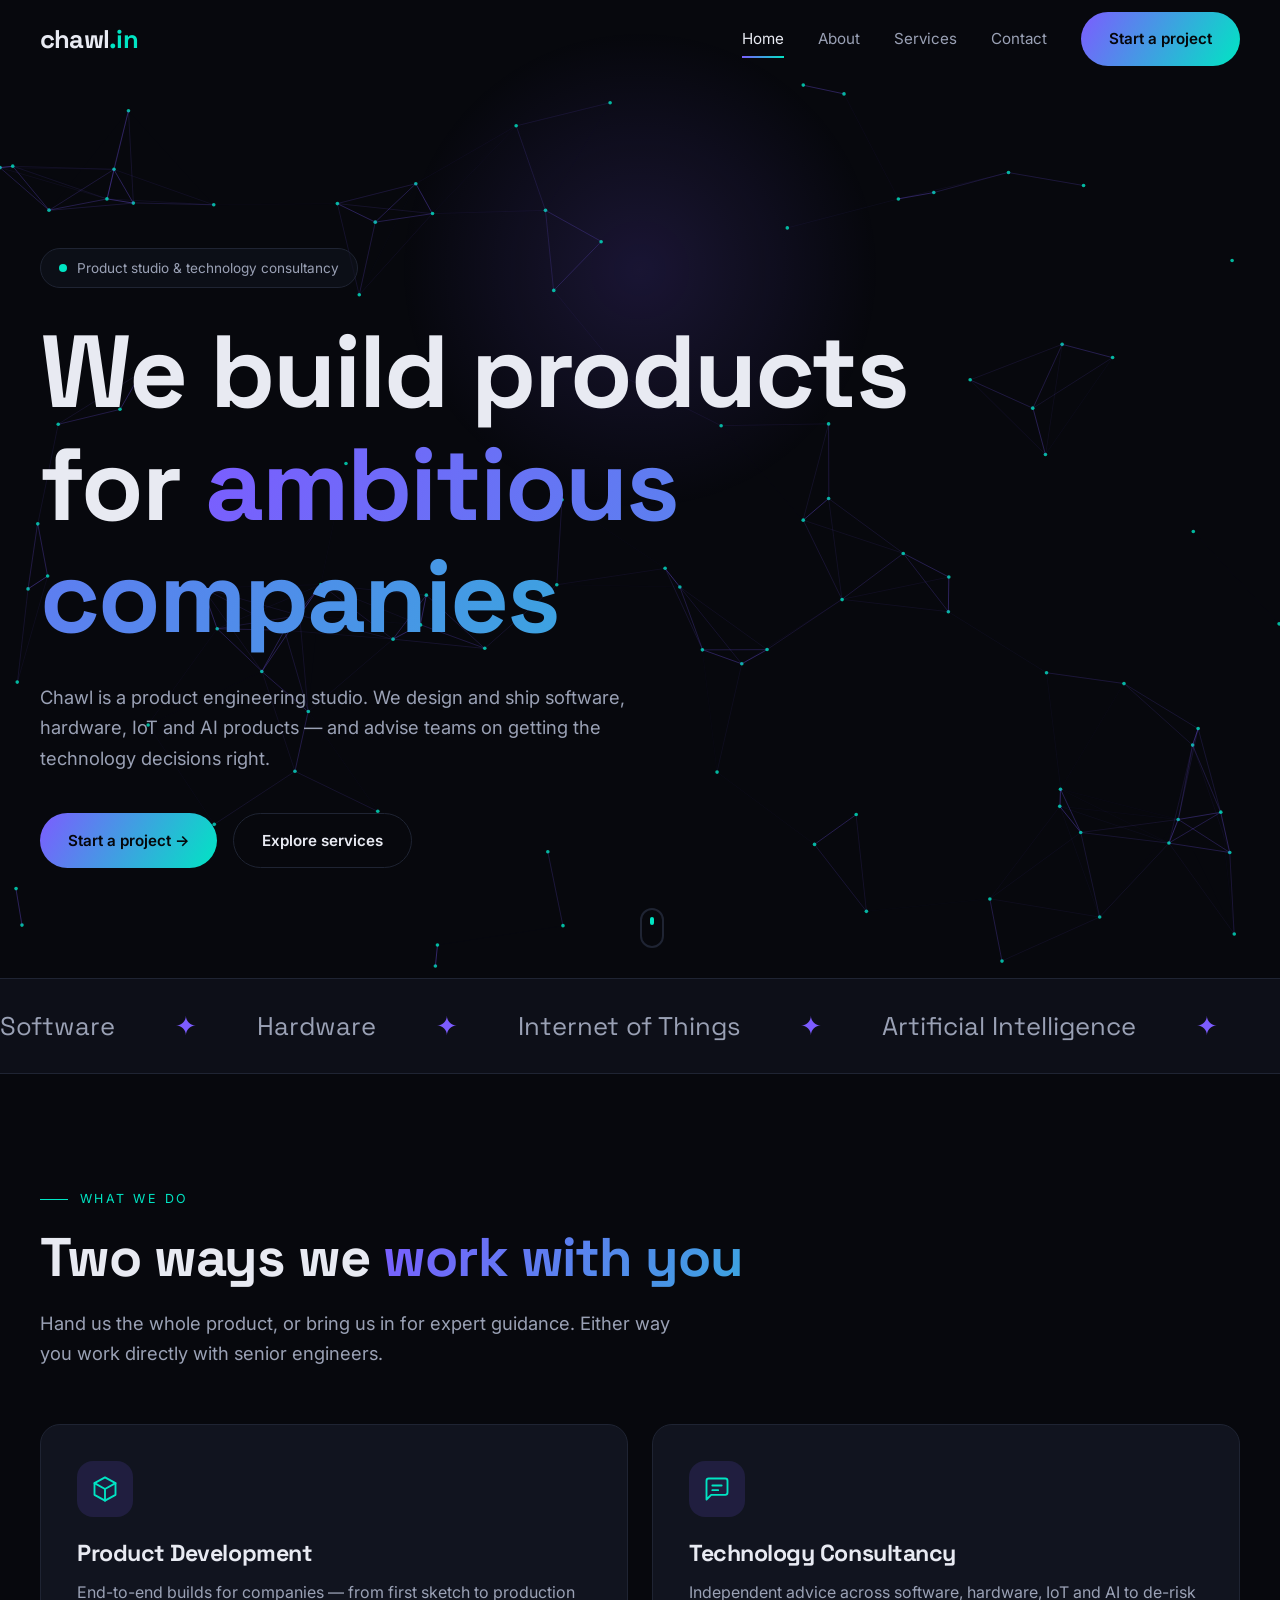
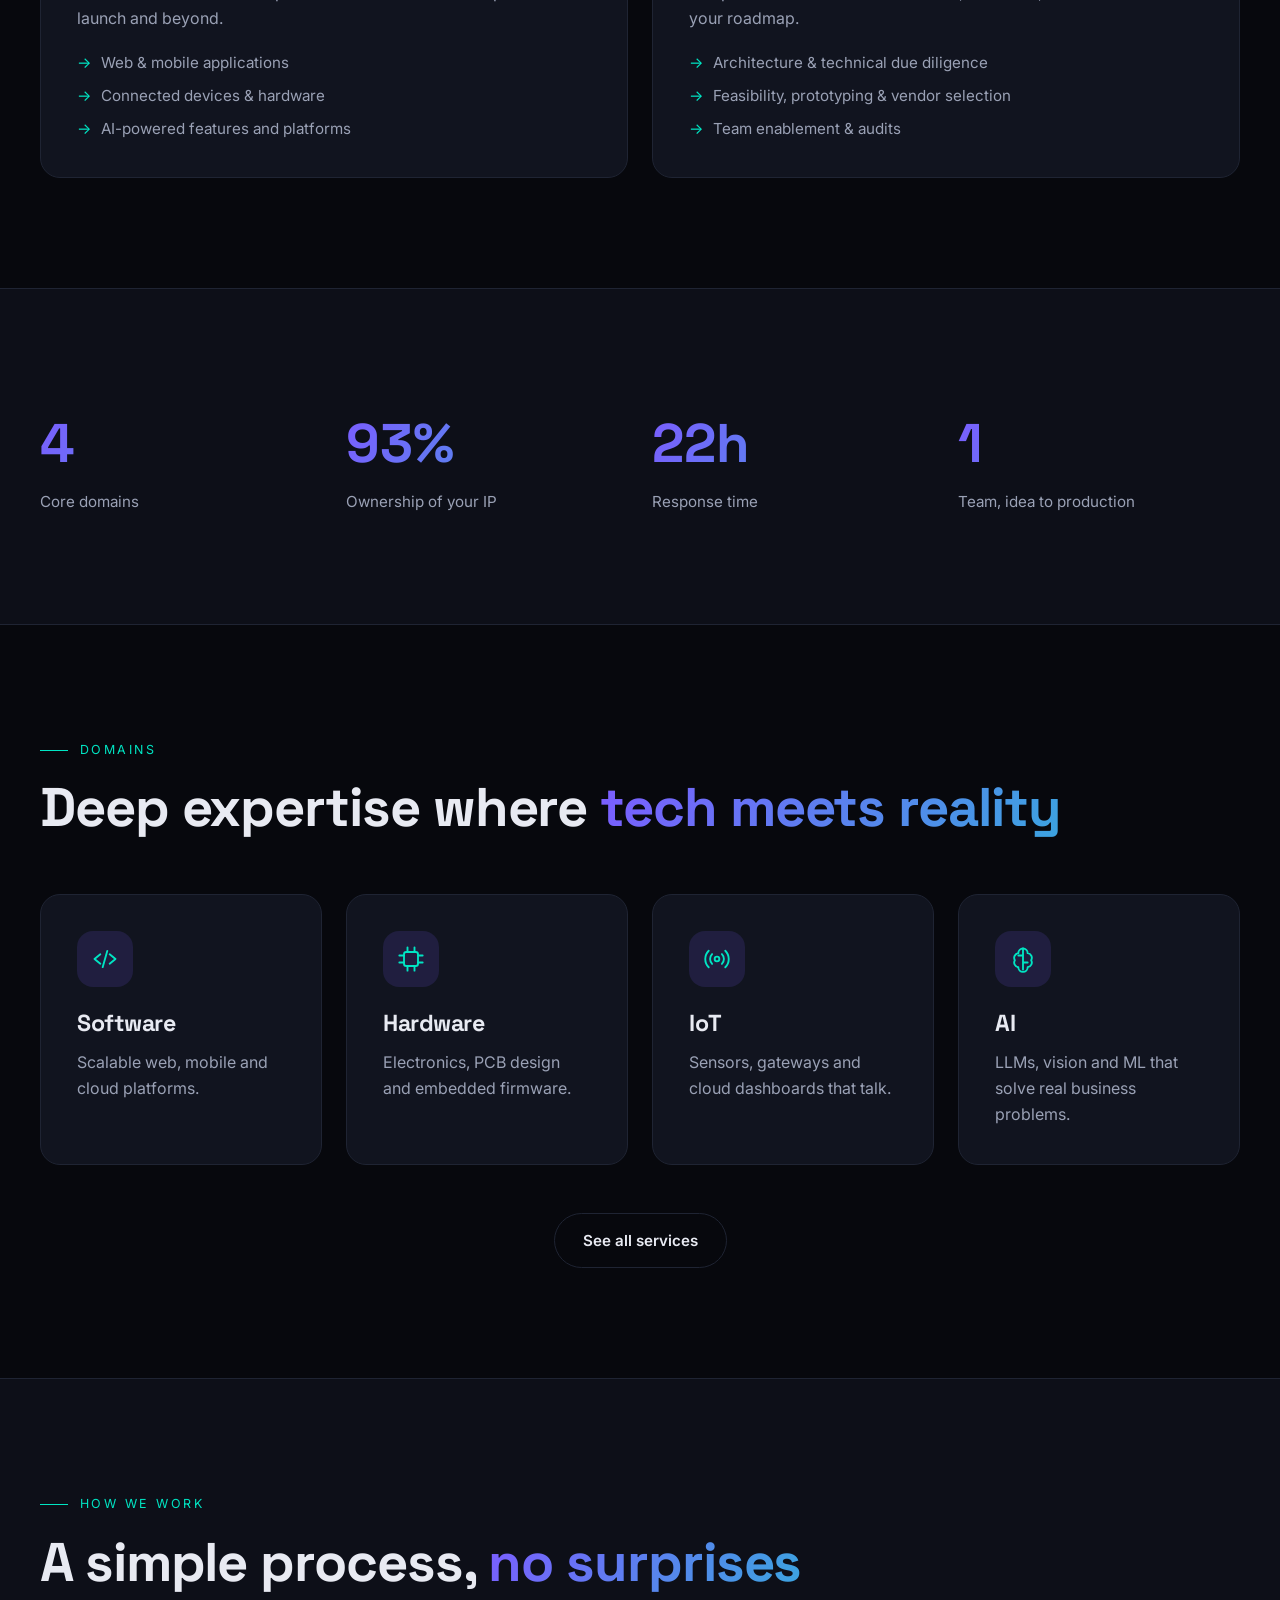
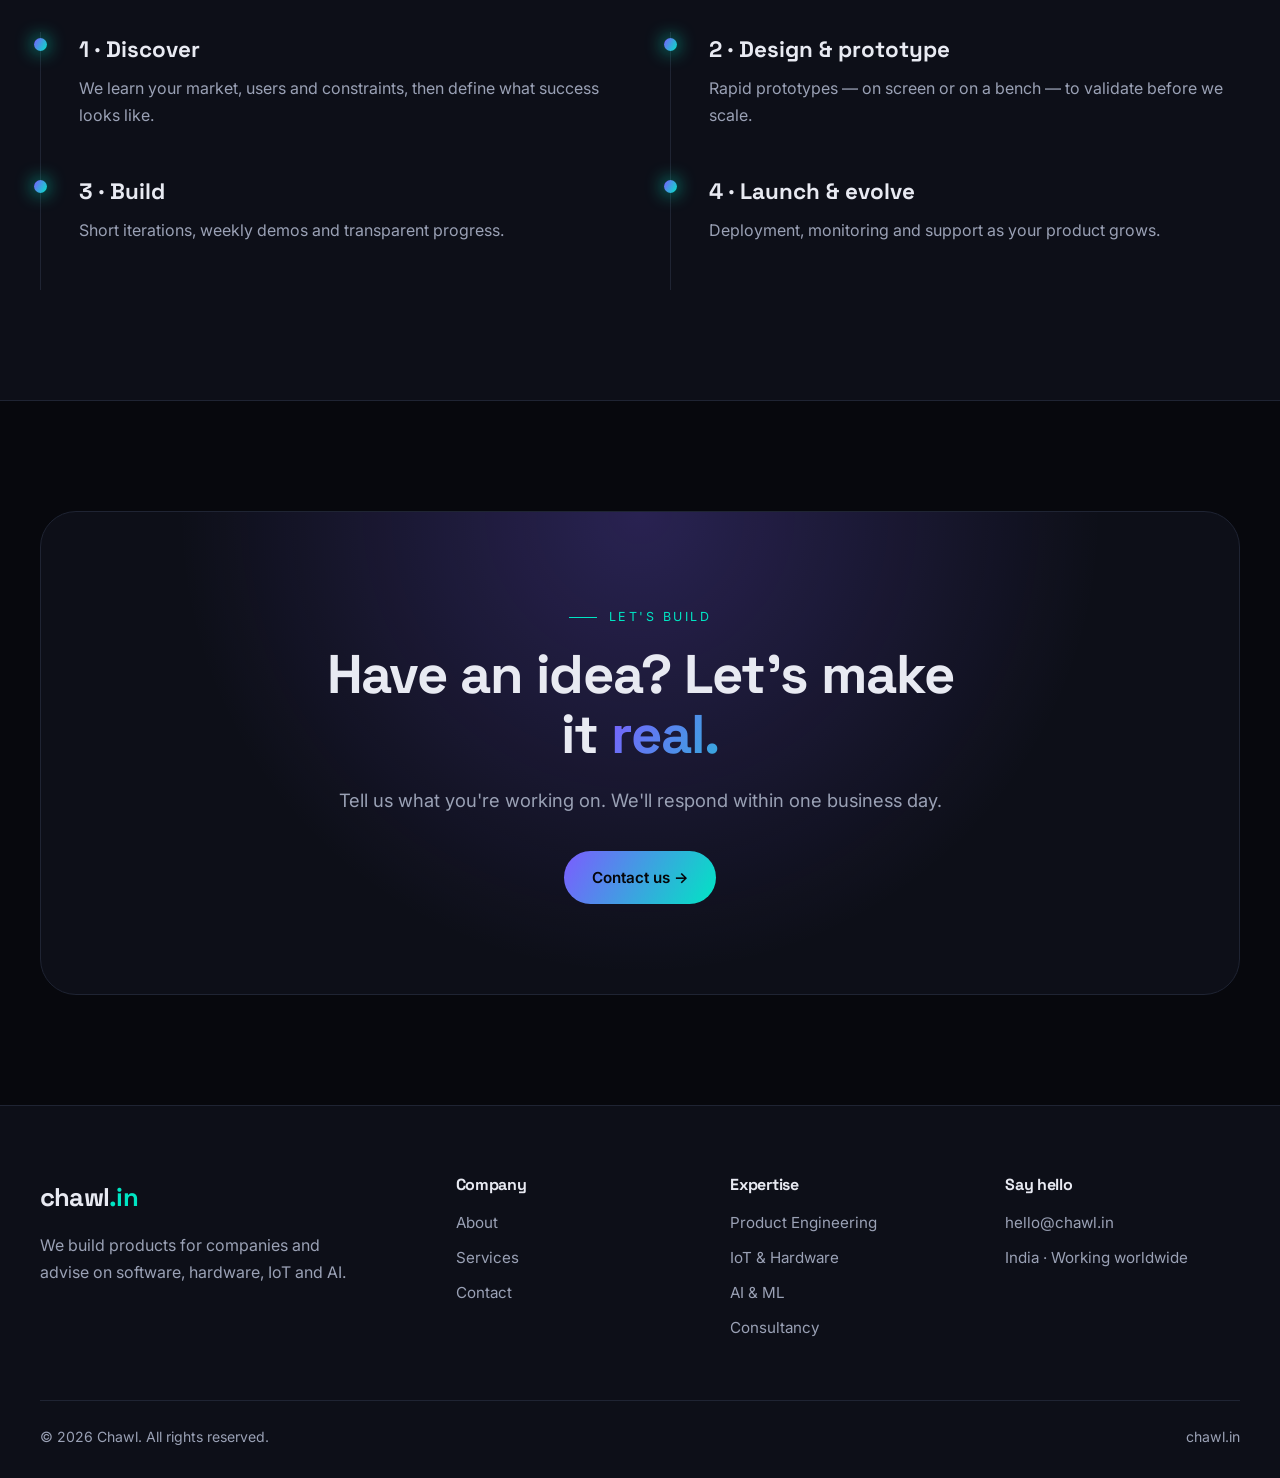
<file: index.html>
<!doctype html>
<html lang="en"><head>
<meta charset="utf-8"><meta name="viewport" content="width=device-width,initial-scale=1">
<title>Chawl — Product Development & Software, Hardware, IoT, AI Consultancy</title>
<meta name="description" content="Chawl builds products for companies and provides software, hardware, IoT and AI consultancy. Start your project with our product engineering studio.">
<link rel="canonical" href="https://chawl.in/">
<meta name="theme-color" content="#07080d">
<meta name="robots" content="index,follow,max-image-preview:large">
<meta property="og:type" content="website"><meta property="og:site_name" content="Chawl">
<meta property="og:title" content="Chawl — Product Development & Software, Hardware, IoT, AI Consultancy"><meta property="og:description" content="Chawl builds products for companies and provides software, hardware, IoT and AI consultancy. Start your project with our product engineering studio.">
<meta property="og:url" content="https://chawl.in/"><meta property="og:image" content="https://chawl.in/assets/og.svg">
<meta name="twitter:card" content="summary_large_image">
<link rel="icon" href="/assets/favicon.svg" type="image/svg+xml">
<link rel="preconnect" href="https://fonts.googleapis.com"><link rel="preconnect" href="https://fonts.gstatic.com" crossorigin>
<link href="https://fonts.googleapis.com/css2?family=Inter:wght@400;500;600&family=Space+Grotesk:wght@500;700&display=swap" rel="stylesheet">
<link rel="stylesheet" href="/assets/style.css">
<script type="application/ld+json">{"@context": "https://schema.org", "@type": "Organization", "name": "Chawl", "url": "https://chawl.in", "logo": "https://chawl.in/assets/favicon.svg", "email": "hello@chawl.in", "description": "Chawl builds products for companies and provides software, hardware, IoT and AI consultancy.", "knowsAbout": ["Software development", "Hardware engineering", "Internet of Things", "Artificial Intelligence", "Product engineering"]}</script><script type="application/ld+json">{"@context": "https://schema.org", "@type": "WebSite", "name": "Chawl", "url": "https://chawl.in"}</script>
</head><body>
<div id="bar"></div><div id="glow"></div>
<header><nav class="wrap"><a class="logo" href="/" aria-label="Chawl home">chawl<span>.in</span></a>
<button id="burger" aria-label="Menu">☰</button>
<div class="links"><a href="/" class=on>Home</a><a href="/about.html">About</a><a href="/services.html">Services</a><a href="/contact.html">Contact</a><a class="btn" href="/contact.html">Start a project</a></div></nav></header>
<main>

<section class="hero"><canvas id="net" aria-hidden="true"></canvas><div class="wrap">
<div class="pill rv"><i></i> Product studio &amp; technology consultancy</div>
<h1 class="rv d1">We build products for <span class="grad" id="word" data-words='["ambitious companies","IoT devices","AI-first teams","the real world"]'>ambitious companies</span></h1>
<p class="lead rv d2">Chawl is a product engineering studio. We design and ship software, hardware, IoT and AI products — and advise teams on getting the technology decisions right.</p>
<div class="cta rv d3"><a class="btn" href="/contact.html">Start a project →</a><a class="btn ghost" href="/services.html">Explore services</a></div>
</div><div class="scroll"></div></section>
<div class="marq" aria-hidden="true"><div class="track"><span>Software</span><span>Hardware</span><span>Internet of Things</span><span>Artificial Intelligence</span><span>Product Strategy</span><span>Embedded Systems</span><span>Machine Learning</span><span>Cloud</span><span>Consultancy</span><span>Software</span><span>Hardware</span><span>Internet of Things</span><span>Artificial Intelligence</span><span>Product Strategy</span><span>Embedded Systems</span><span>Machine Learning</span><span>Cloud</span><span>Consultancy</span></div></div>

<section><div class="wrap"><span class="eyebrow rv">What we do</span><h2 class="rv">Two ways we <span class="grad">work with you</span></h2>
<p class="lead rv">Hand us the whole product, or bring us in for expert guidance. Either way you work directly with senior engineers.</p>
<div class="grid g2">
<a href="/services.html#products" class="card rv"><div class="ico"><svg viewBox="0 0 24 24"><path d="M12 2l9 5v10l-9 5-9-5V7z"/><path d="M12 22V12M3 7l9 5 9-5"/></svg></div><h3>Product Development</h3><p>End-to-end builds for companies — from first sketch to production launch and beyond.</p><ul><li>Web &amp; mobile applications</li><li>Connected devices &amp; hardware</li><li>AI-powered features and platforms</li></ul></a>
<a href="/services.html#consulting" class="card rv d1"><div class="ico"><svg viewBox="0 0 24 24"><path d="M21 15a2 2 0 01-2 2H7l-4 4V5a2 2 0 012-2h14a2 2 0 012 2z"/><path d="M8 9h8M8 13h5"/></svg></div><h3>Technology Consultancy</h3><p>Independent advice across software, hardware, IoT and AI to de-risk your roadmap.</p><ul><li>Architecture &amp; technical due diligence</li><li>Feasibility, prototyping &amp; vendor selection</li><li>Team enablement &amp; audits</li></ul></a>
</div></div></section>

<section class="stats"><div class="wrap"><div class="grid g4" style="margin-top:0">
<div class="stat rv"><div class="num grad" data-to="4" data-suf="">0</div><p>Core domains</p></div>
<div class="stat rv d1"><div class="num grad" data-to="100" data-suf="%">0</div><p>Ownership of your IP</p></div>
<div class="stat rv d2"><div class="num grad" data-to="24" data-suf="h">0</div><p>Response time</p></div>
<div class="stat rv d3"><div class="num grad" data-to="1" data-suf="">0</div><p>Team, idea to production</p></div>
</div></div></section>

<section><div class="wrap"><span class="eyebrow rv">Domains</span><h2 class="rv">Deep expertise where <span class="grad">tech meets reality</span></h2>
<div class="grid g4">
<div class="card rv"><div class="ico"><svg viewBox="0 0 24 24"><path d="M8 8l-5 4 5 4M16 8l5 4-5 4M14 5l-4 14"/></svg></div><h3>Software</h3><p>Scalable web, mobile and cloud platforms.</p></div>
<div class="card rv d1"><div class="ico"><svg viewBox="0 0 24 24"><rect x="6" y="6" width="12" height="12" rx="2"/><path d="M9 2v4M15 2v4M9 18v4M15 18v4M2 9h4M2 15h4M18 9h4M18 15h4"/></svg></div><h3>Hardware</h3><p>Electronics, PCB design and embedded firmware.</p></div>
<div class="card rv d2"><div class="ico"><svg viewBox="0 0 24 24"><circle cx="12" cy="12" r="2"/><path d="M7.8 7.8a6 6 0 000 8.4M16.2 7.8a6 6 0 010 8.4M4.9 4.9a10 10 0 000 14.2M19.1 4.9a10 10 0 010 14.2"/></svg></div><h3>IoT</h3><p>Sensors, gateways and cloud dashboards that talk.</p></div>
<div class="card rv d3"><div class="ico"><svg viewBox="0 0 24 24"><path d="M12 3a4 4 0 00-4 4 4 4 0 00-3 6 4 4 0 003 6 4 4 0 008 0 4 4 0 003-6 4 4 0 00-3-6 4 4 0 00-4-4z"/><path d="M12 3v18M8 9h4M12 15h4"/></svg></div><h3>AI</h3><p>LLMs, vision and ML that solve real business problems.</p></div>
</div><div style="text-align:center;margin-top:48px" class="rv"><a class="btn ghost" href="/services.html">See all services</a></div></div></section>

<section style="background:var(--bg2);border-block:1px solid var(--line)"><div class="wrap">
<div><span class="eyebrow rv">How we work</span><h2 class="rv">A simple process, <span class="grad">no surprises</span></h2>
<div class="grid g2" style="margin-top:40px;gap:0 60px">
<div class="step rv"><b>1 · Discover</b><p>We learn your market, users and constraints, then define what success looks like.</p></div>
<div class="step rv"><b>2 · Design &amp; prototype</b><p>Rapid prototypes — on screen or on a bench — to validate before we scale.</p></div>
<div class="step rv"><b>3 · Build</b><p>Short iterations, weekly demos and transparent progress.</p></div>
<div class="step rv"><b>4 · Launch &amp; evolve</b><p>Deployment, monitoring and support as your product grows.</p></div></div></div>
</div></section>
<section><div class="wrap"><div class="big-cta rv"><span class="eyebrow">Let's build</span><h2>Have an idea? Let's make it <span class="grad">real.</span></h2><p class="lead">Tell us what you're working on. We'll respond within one business day.</p><a class="btn" href="/contact.html">Contact us →</a></div></div></section>

</main>
<footer><div class="wrap"><div class="fgrid">
<div><a class="logo" href="/">chawl<span>.in</span></a><p style="color:var(--mut);margin-top:14px;max-width:320px">We build products for companies and advise on software, hardware, IoT and AI.</p></div>
<div><h4>Company</h4><ul><li><a href="/about.html">About</a></li><li><a href="/services.html">Services</a></li><li><a href="/contact.html">Contact</a></li></ul></div>
<div><h4>Expertise</h4><ul><li>Product Engineering</li><li>IoT &amp; Hardware</li><li>AI &amp; ML</li><li>Consultancy</li></ul></div>
<div><h4>Say hello</h4><ul><li><a href="mailto:hello@chawl.in">hello@chawl.in</a></li><li>India · Working worldwide</li></ul></div>
</div><div class="copy"><span>© <script>document.write(new Date().getFullYear())</script> Chawl. All rights reserved.</span><span>chawl.in</span></div></div></footer>
<script src="/assets/main.js" defer></script>
</body></html>
</file>
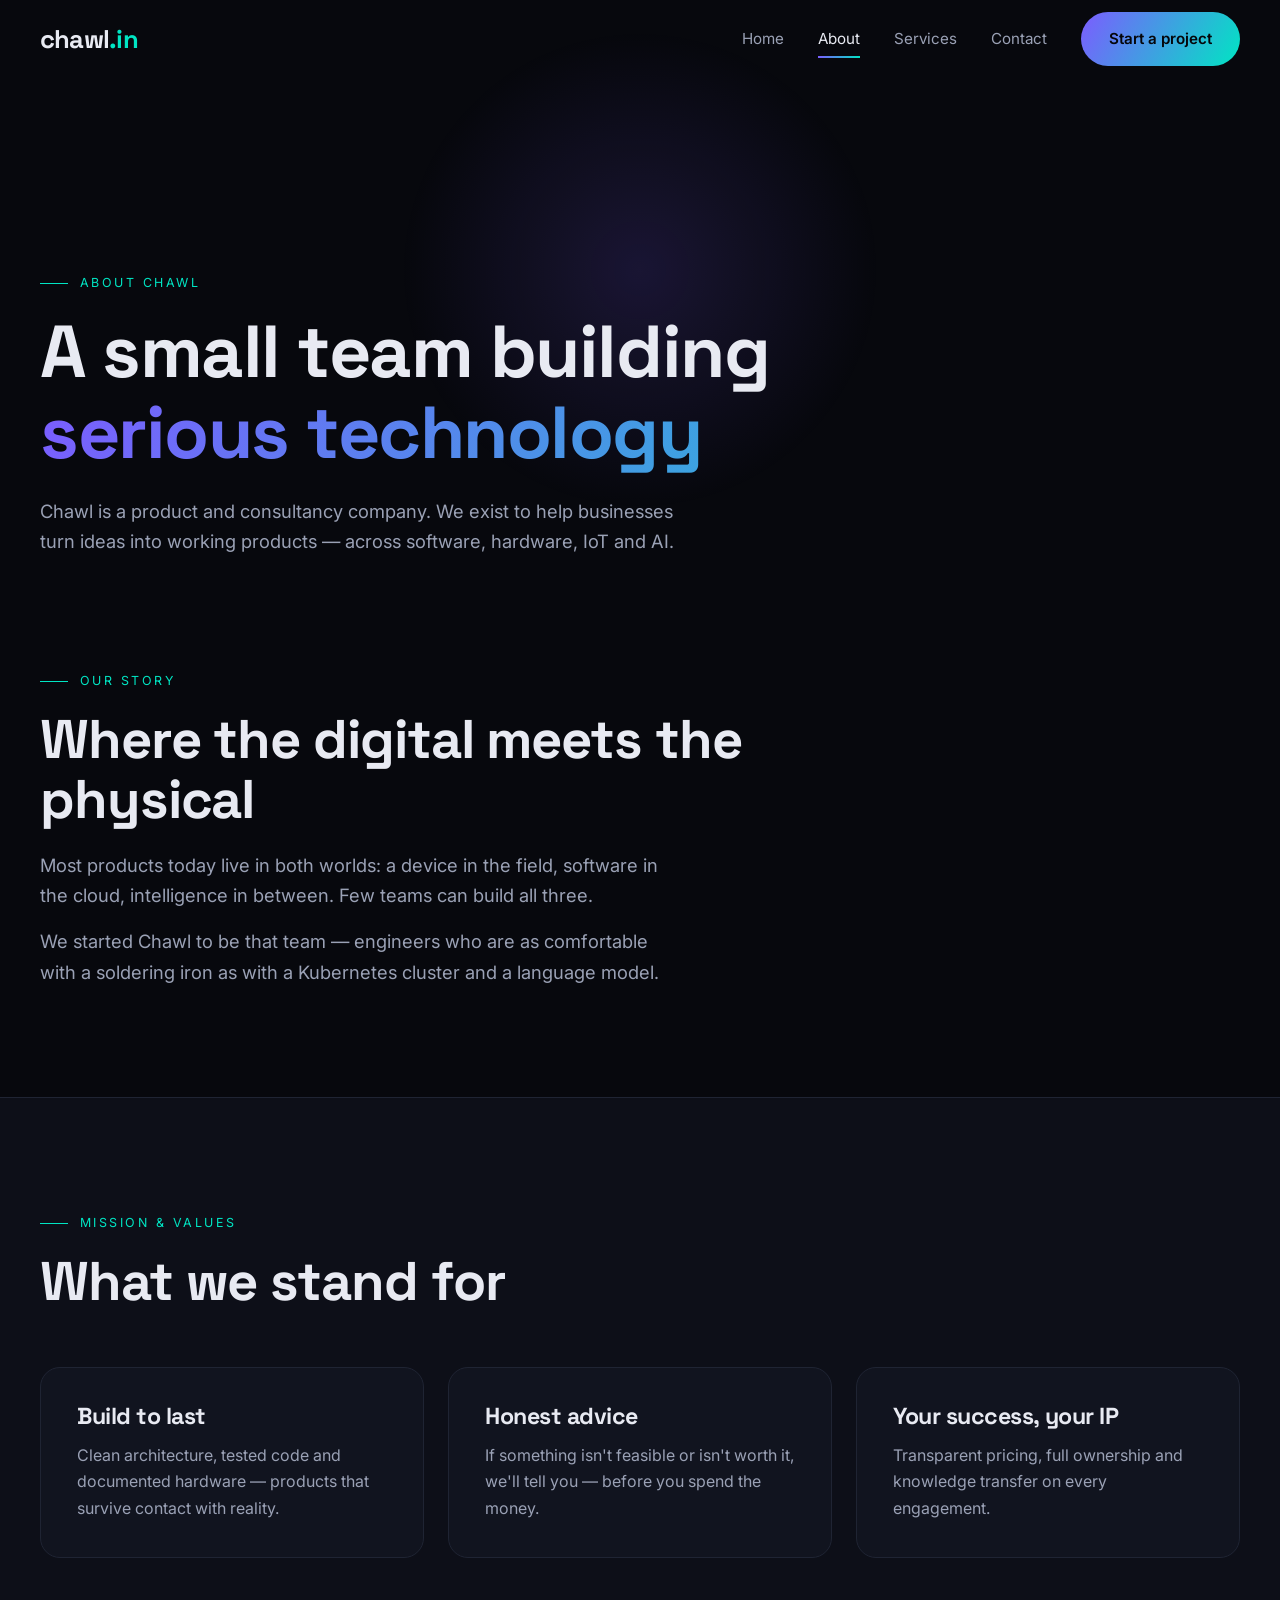
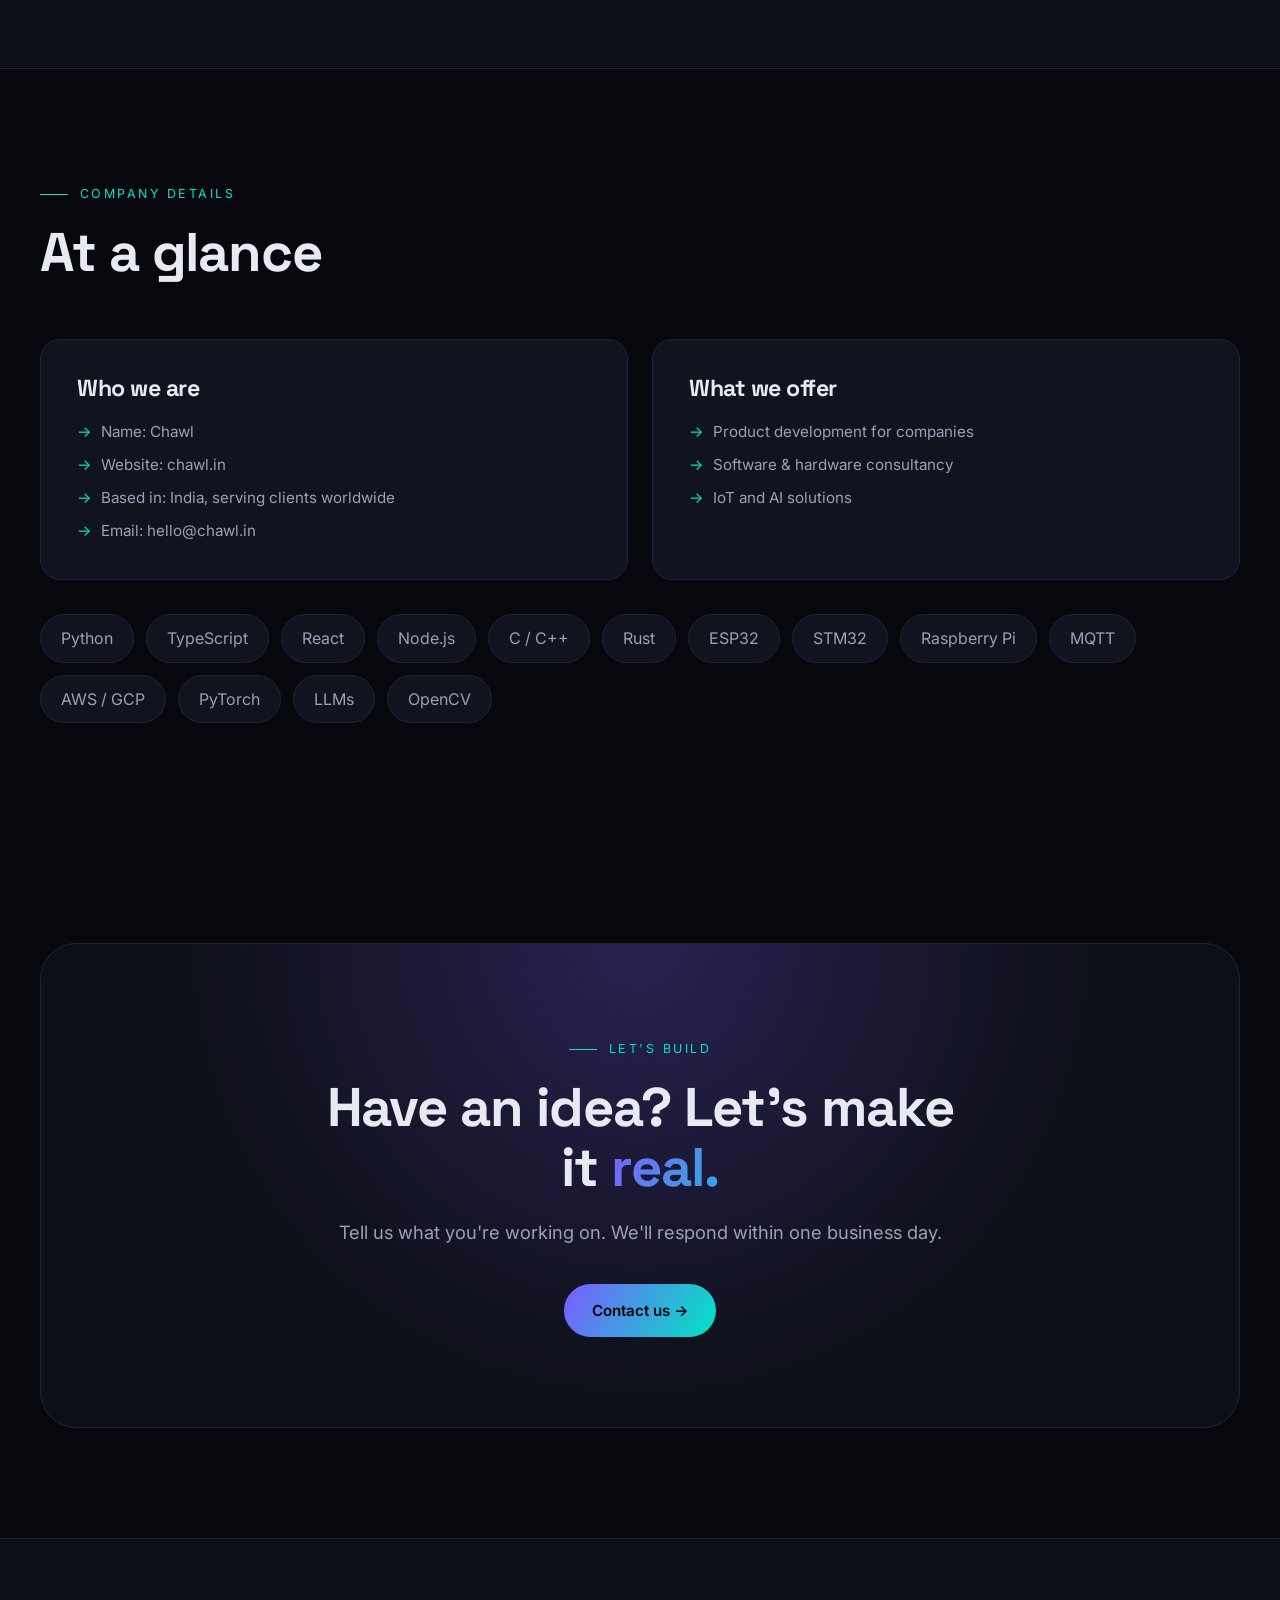
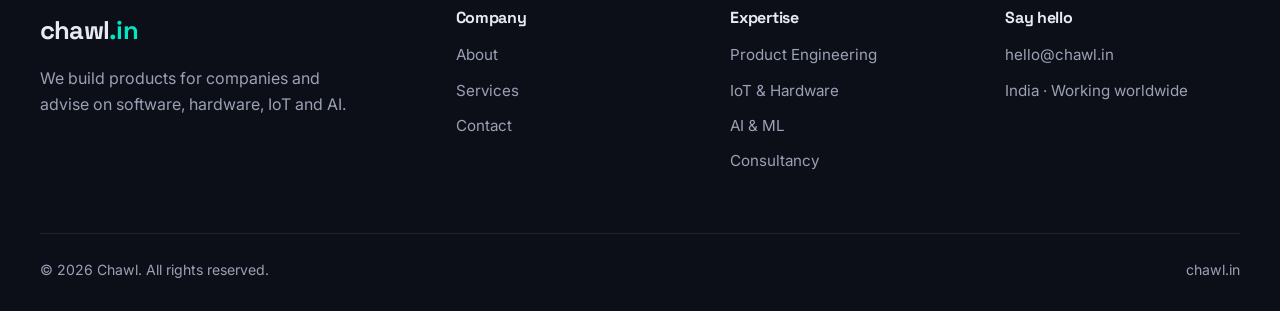
<file: about.html>
<!doctype html>
<html lang="en"><head>
<meta charset="utf-8"><meta name="viewport" content="width=device-width,initial-scale=1">
<title>About Chawl — Product Studio for Software, Hardware, IoT & AI</title>
<meta name="description" content="Learn about Chawl, a product engineering and technology consultancy company building software, hardware, IoT and AI solutions for businesses.">
<link rel="canonical" href="https://chawl.in/about.html">
<meta name="theme-color" content="#07080d">
<meta name="robots" content="index,follow,max-image-preview:large">
<meta property="og:type" content="website"><meta property="og:site_name" content="Chawl">
<meta property="og:title" content="About Chawl — Product Studio for Software, Hardware, IoT & AI"><meta property="og:description" content="Learn about Chawl, a product engineering and technology consultancy company building software, hardware, IoT and AI solutions for businesses.">
<meta property="og:url" content="https://chawl.in/about.html"><meta property="og:image" content="https://chawl.in/assets/og.svg">
<meta name="twitter:card" content="summary_large_image">
<link rel="icon" href="/assets/favicon.svg" type="image/svg+xml">
<link rel="preconnect" href="https://fonts.googleapis.com"><link rel="preconnect" href="https://fonts.gstatic.com" crossorigin>
<link href="https://fonts.googleapis.com/css2?family=Inter:wght@400;500;600&family=Space+Grotesk:wght@500;700&display=swap" rel="stylesheet">
<link rel="stylesheet" href="/assets/style.css">
<script type="application/ld+json">{"@context": "https://schema.org", "@type": "Organization", "name": "Chawl", "url": "https://chawl.in", "logo": "https://chawl.in/assets/favicon.svg", "email": "hello@chawl.in", "description": "Chawl builds products for companies and provides software, hardware, IoT and AI consultancy.", "knowsAbout": ["Software development", "Hardware engineering", "Internet of Things", "Artificial Intelligence", "Product engineering"]}</script><script type="application/ld+json">{"@context": "https://schema.org", "@type": "WebSite", "name": "Chawl", "url": "https://chawl.in"}</script>
</head><body>
<div id="bar"></div><div id="glow"></div>
<header><nav class="wrap"><a class="logo" href="/" aria-label="Chawl home">chawl<span>.in</span></a>
<button id="burger" aria-label="Menu">☰</button>
<div class="links"><a href="/">Home</a><a href="/about.html" class=on>About</a><a href="/services.html">Services</a><a href="/contact.html">Contact</a><a class="btn" href="/contact.html">Start a project</a></div></nav></header>
<main>

<section class="sub-hero"><div class="wrap"><span class="eyebrow rv">About Chawl</span><h1 class="rv d1">A small team building <span class="grad">serious technology</span></h1>
<p class="lead rv d2">Chawl is a product and consultancy company. We exist to help businesses turn ideas into working products — across software, hardware, IoT and AI.</p></div></section>
<section style="padding-top:40px"><div class="wrap">
<div style="max-width:760px"><span class="eyebrow rv">Our story</span><h2 class="rv">Where the digital meets the physical</h2>
<p class="lead rv" style="margin-bottom:16px">Most products today live in both worlds: a device in the field, software in the cloud, intelligence in between. Few teams can build all three.</p>
<p class="lead rv">We started Chawl to be that team — engineers who are as comfortable with a soldering iron as with a Kubernetes cluster and a language model.</p></div></div></section>
<section style="background:var(--bg2);border-block:1px solid var(--line)"><div class="wrap"><span class="eyebrow rv">Mission &amp; values</span><h2 class="rv">What we stand for</h2>
<div class="grid g3">
<div class="card rv"><h3>Build to last</h3><p>Clean architecture, tested code and documented hardware — products that survive contact with reality.</p></div>
<div class="card rv d1"><h3>Honest advice</h3><p>If something isn't feasible or isn't worth it, we'll tell you — before you spend the money.</p></div>
<div class="card rv d2"><h3>Your success, your IP</h3><p>Transparent pricing, full ownership and knowledge transfer on every engagement.</p></div>
</div></div></section>
<section><div class="wrap"><span class="eyebrow rv">Company details</span><h2 class="rv">At a glance</h2>
<div class="grid g2"><div class="card rv"><h3>Who we are</h3><ul><li>Name: Chawl</li><li>Website: chawl.in</li><li>Based in: India, serving clients worldwide</li><li>Email: hello@chawl.in</li></ul></div>
<div class="card rv d1"><h3>What we offer</h3><ul><li>Product development for companies</li><li>Software &amp; hardware consultancy</li><li>IoT and AI solutions</li></ul></div></div>
<div class="tags rv"><span>Python</span><span>TypeScript</span><span>React</span><span>Node.js</span><span>C / C++</span><span>Rust</span><span>ESP32</span><span>STM32</span><span>Raspberry Pi</span><span>MQTT</span><span>AWS / GCP</span><span>PyTorch</span><span>LLMs</span><span>OpenCV</span></div></div></section><section><div class="wrap"><div class="big-cta rv"><span class="eyebrow">Let's build</span><h2>Have an idea? Let's make it <span class="grad">real.</span></h2><p class="lead">Tell us what you're working on. We'll respond within one business day.</p><a class="btn" href="/contact.html">Contact us →</a></div></div></section>
</main>
<footer><div class="wrap"><div class="fgrid">
<div><a class="logo" href="/">chawl<span>.in</span></a><p style="color:var(--mut);margin-top:14px;max-width:320px">We build products for companies and advise on software, hardware, IoT and AI.</p></div>
<div><h4>Company</h4><ul><li><a href="/about.html">About</a></li><li><a href="/services.html">Services</a></li><li><a href="/contact.html">Contact</a></li></ul></div>
<div><h4>Expertise</h4><ul><li>Product Engineering</li><li>IoT &amp; Hardware</li><li>AI &amp; ML</li><li>Consultancy</li></ul></div>
<div><h4>Say hello</h4><ul><li><a href="mailto:hello@chawl.in">hello@chawl.in</a></li><li>India · Working worldwide</li></ul></div>
</div><div class="copy"><span>© <script>document.write(new Date().getFullYear())</script> Chawl. All rights reserved.</span><span>chawl.in</span></div></div></footer>
<script src="/assets/main.js" defer></script>
</body></html>
</file>
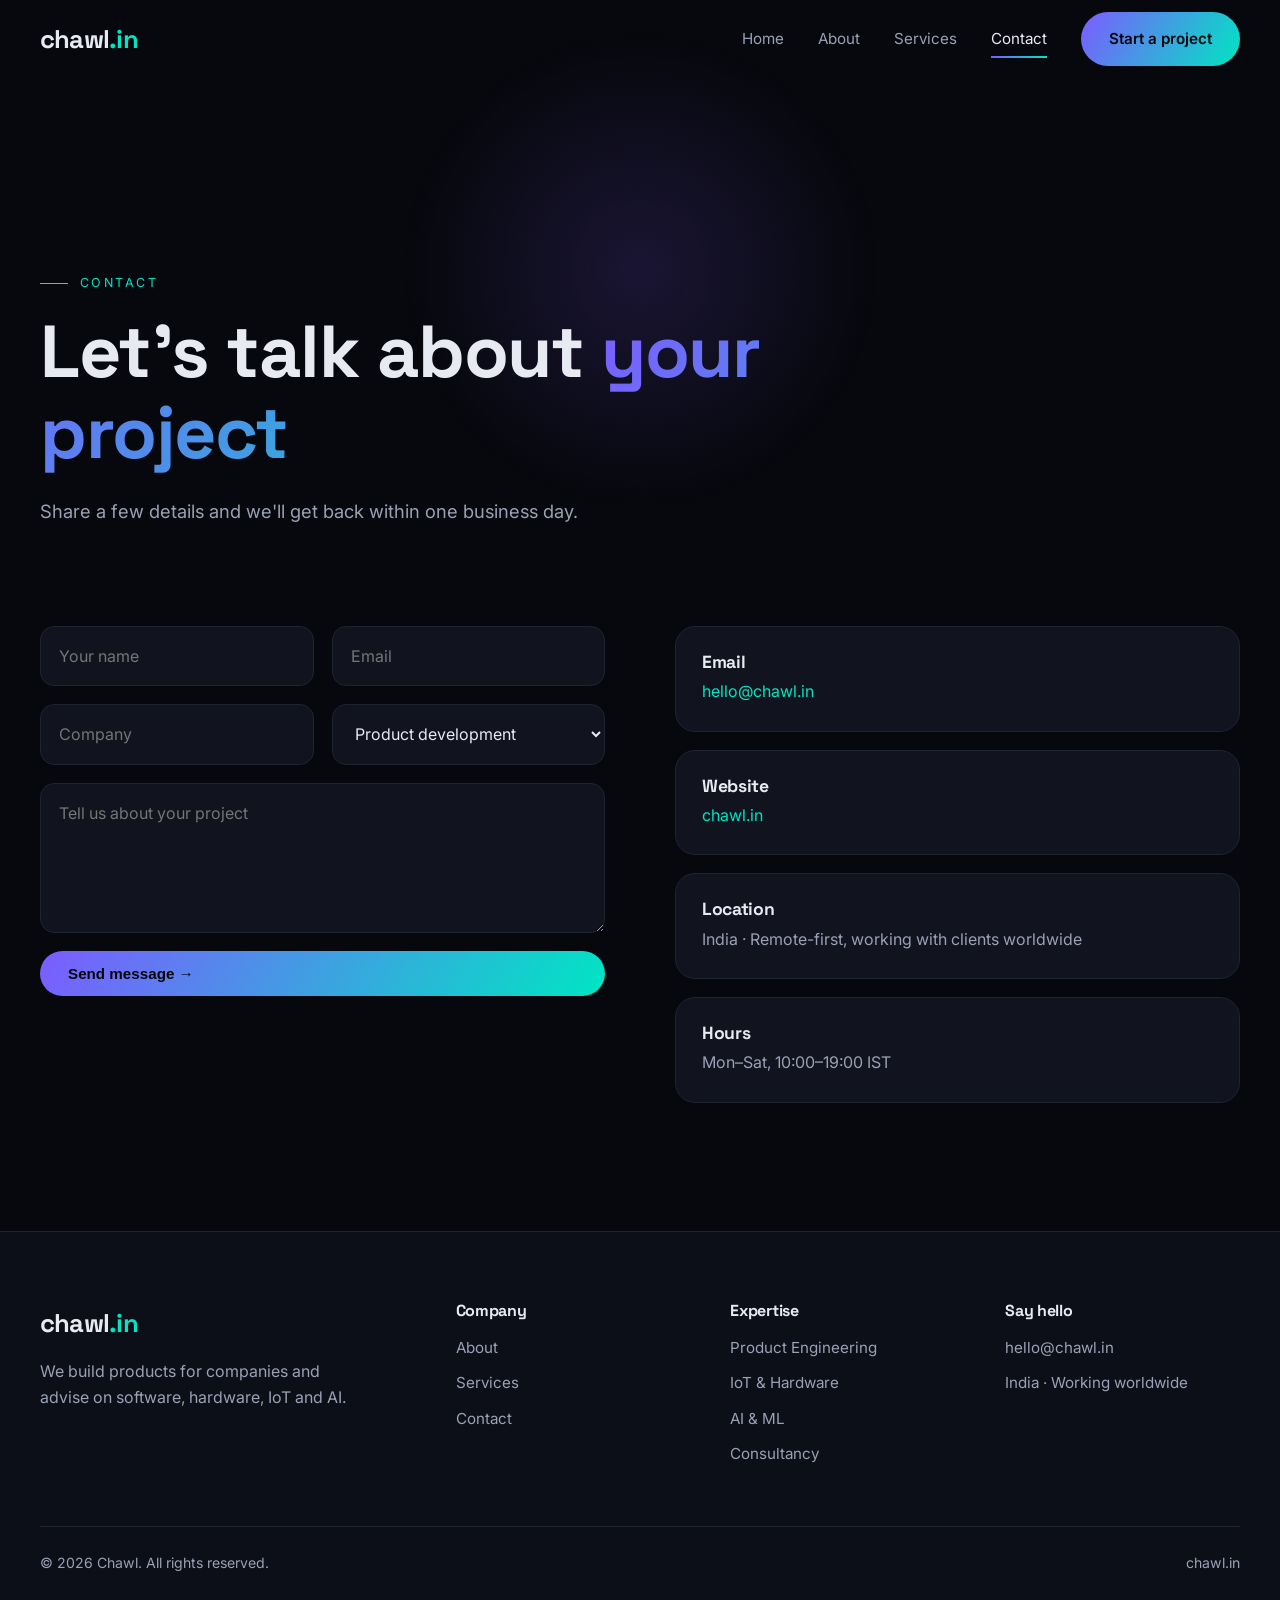
<file: contact.html>
<!doctype html>
<html lang="en"><head>
<meta charset="utf-8"><meta name="viewport" content="width=device-width,initial-scale=1">
<title>Contact Chawl — Start Your Product or Consultancy Project</title>
<meta name="description" content="Contact Chawl to discuss product development or software, hardware, IoT and AI consultancy. We reply within one business day.">
<link rel="canonical" href="https://chawl.in/contact.html">
<meta name="theme-color" content="#07080d">
<meta name="robots" content="index,follow,max-image-preview:large">
<meta property="og:type" content="website"><meta property="og:site_name" content="Chawl">
<meta property="og:title" content="Contact Chawl — Start Your Product or Consultancy Project"><meta property="og:description" content="Contact Chawl to discuss product development or software, hardware, IoT and AI consultancy. We reply within one business day.">
<meta property="og:url" content="https://chawl.in/contact.html"><meta property="og:image" content="https://chawl.in/assets/og.svg">
<meta name="twitter:card" content="summary_large_image">
<link rel="icon" href="/assets/favicon.svg" type="image/svg+xml">
<link rel="preconnect" href="https://fonts.googleapis.com"><link rel="preconnect" href="https://fonts.gstatic.com" crossorigin>
<link href="https://fonts.googleapis.com/css2?family=Inter:wght@400;500;600&family=Space+Grotesk:wght@500;700&display=swap" rel="stylesheet">
<link rel="stylesheet" href="/assets/style.css">
<script type="application/ld+json">{"@context": "https://schema.org", "@type": "Organization", "name": "Chawl", "url": "https://chawl.in", "logo": "https://chawl.in/assets/favicon.svg", "email": "hello@chawl.in", "description": "Chawl builds products for companies and provides software, hardware, IoT and AI consultancy.", "knowsAbout": ["Software development", "Hardware engineering", "Internet of Things", "Artificial Intelligence", "Product engineering"]}</script><script type="application/ld+json">{"@context": "https://schema.org", "@type": "WebSite", "name": "Chawl", "url": "https://chawl.in"}</script><script type="application/ld+json">{"@context": "https://schema.org", "@type": "ContactPage", "name": "Contact Chawl", "url": "https://chawl.in/contact.html"}</script>
</head><body>
<div id="bar"></div><div id="glow"></div>
<header><nav class="wrap"><a class="logo" href="/" aria-label="Chawl home">chawl<span>.in</span></a>
<button id="burger" aria-label="Menu">☰</button>
<div class="links"><a href="/">Home</a><a href="/about.html">About</a><a href="/services.html">Services</a><a href="/contact.html" class=on>Contact</a><a class="btn" href="/contact.html">Start a project</a></div></nav></header>
<main>

<section class="sub-hero"><div class="wrap"><span class="eyebrow rv">Contact</span><h1 class="rv d1">Let's talk about <span class="grad">your project</span></h1>
<p class="lead rv d2">Share a few details and we'll get back within one business day.</p></div></section>
<section style="padding-top:30px"><div class="wrap split" style="align-items:start">
<form id="cform" class="rv" novalidate>
<div class="row"><input name="name" placeholder="Your name" required autocomplete="name" aria-label="Your name"><input name="email" type="email" placeholder="Email" required autocomplete="email" aria-label="Email"></div>
<div class="row"><input name="company" placeholder="Company" autocomplete="organization" aria-label="Company"><select name="topic" aria-label="Interest"><option>Product development</option><option>Software consultancy</option><option>Hardware consultancy</option><option>IoT</option><option>AI</option><option>Something else</option></select></div>
<textarea name="message" placeholder="Tell us about your project" required aria-label="Message"></textarea>
<input class="hp" name="website" tabindex="-1" autocomplete="off" aria-hidden="true">
<button class="btn" type="submit">Send message →</button><p id="fmsg" role="status"></p></form>
<div class="info rv d1">
<div class="card"><h3>Email</h3><a href="mailto:hello@chawl.in">hello@chawl.in</a></div>
<div class="card"><h3>Website</h3><a href="https://chawl.in">chawl.in</a></div>
<div class="card"><h3>Location</h3><p>India · Remote-first, working with clients worldwide</p></div>
<div class="card"><h3>Hours</h3><p>Mon–Sat, 10:00–19:00 IST</p></div>
</div></div></section>
</main>
<footer><div class="wrap"><div class="fgrid">
<div><a class="logo" href="/">chawl<span>.in</span></a><p style="color:var(--mut);margin-top:14px;max-width:320px">We build products for companies and advise on software, hardware, IoT and AI.</p></div>
<div><h4>Company</h4><ul><li><a href="/about.html">About</a></li><li><a href="/services.html">Services</a></li><li><a href="/contact.html">Contact</a></li></ul></div>
<div><h4>Expertise</h4><ul><li>Product Engineering</li><li>IoT &amp; Hardware</li><li>AI &amp; ML</li><li>Consultancy</li></ul></div>
<div><h4>Say hello</h4><ul><li><a href="mailto:hello@chawl.in">hello@chawl.in</a></li><li>India · Working worldwide</li></ul></div>
</div><div class="copy"><span>© <script>document.write(new Date().getFullYear())</script> Chawl. All rights reserved.</span><span>chawl.in</span></div></div></footer>
<script src="/assets/main.js" defer></script>
</body></html>
</file>
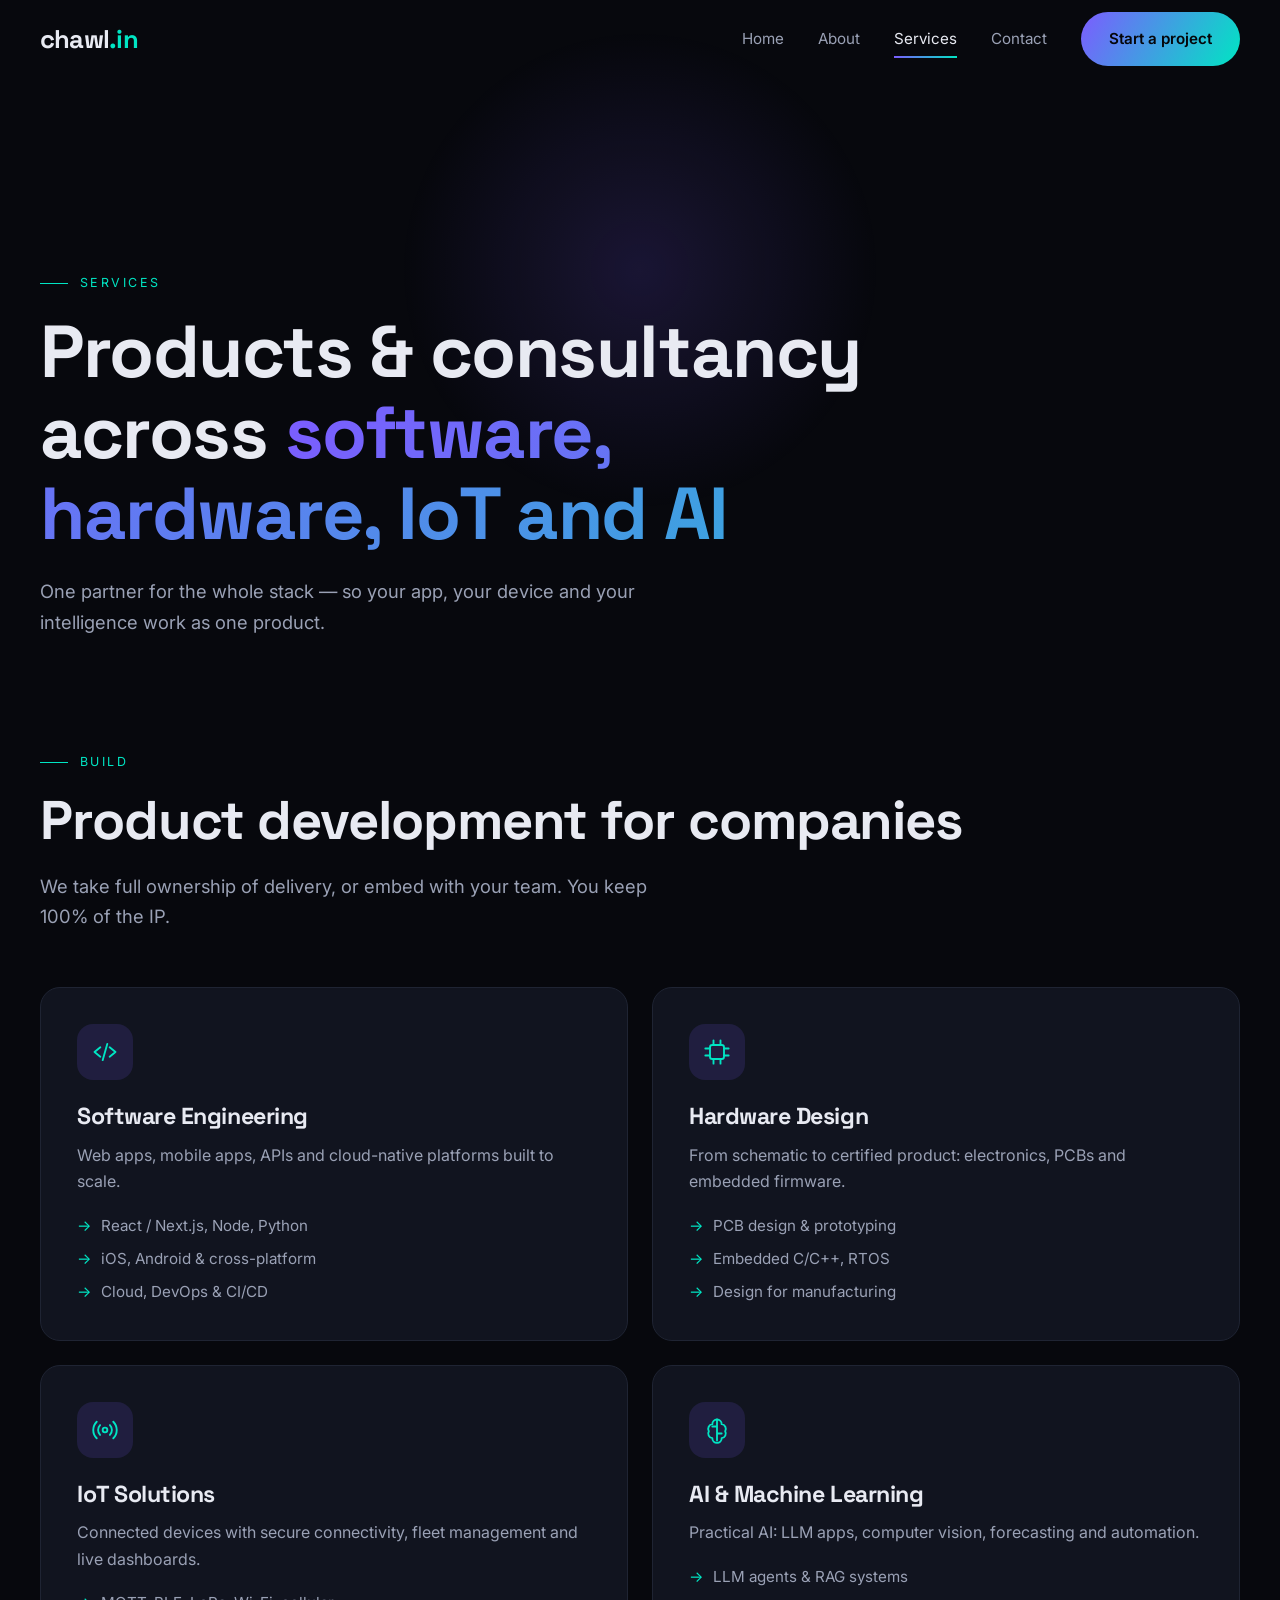
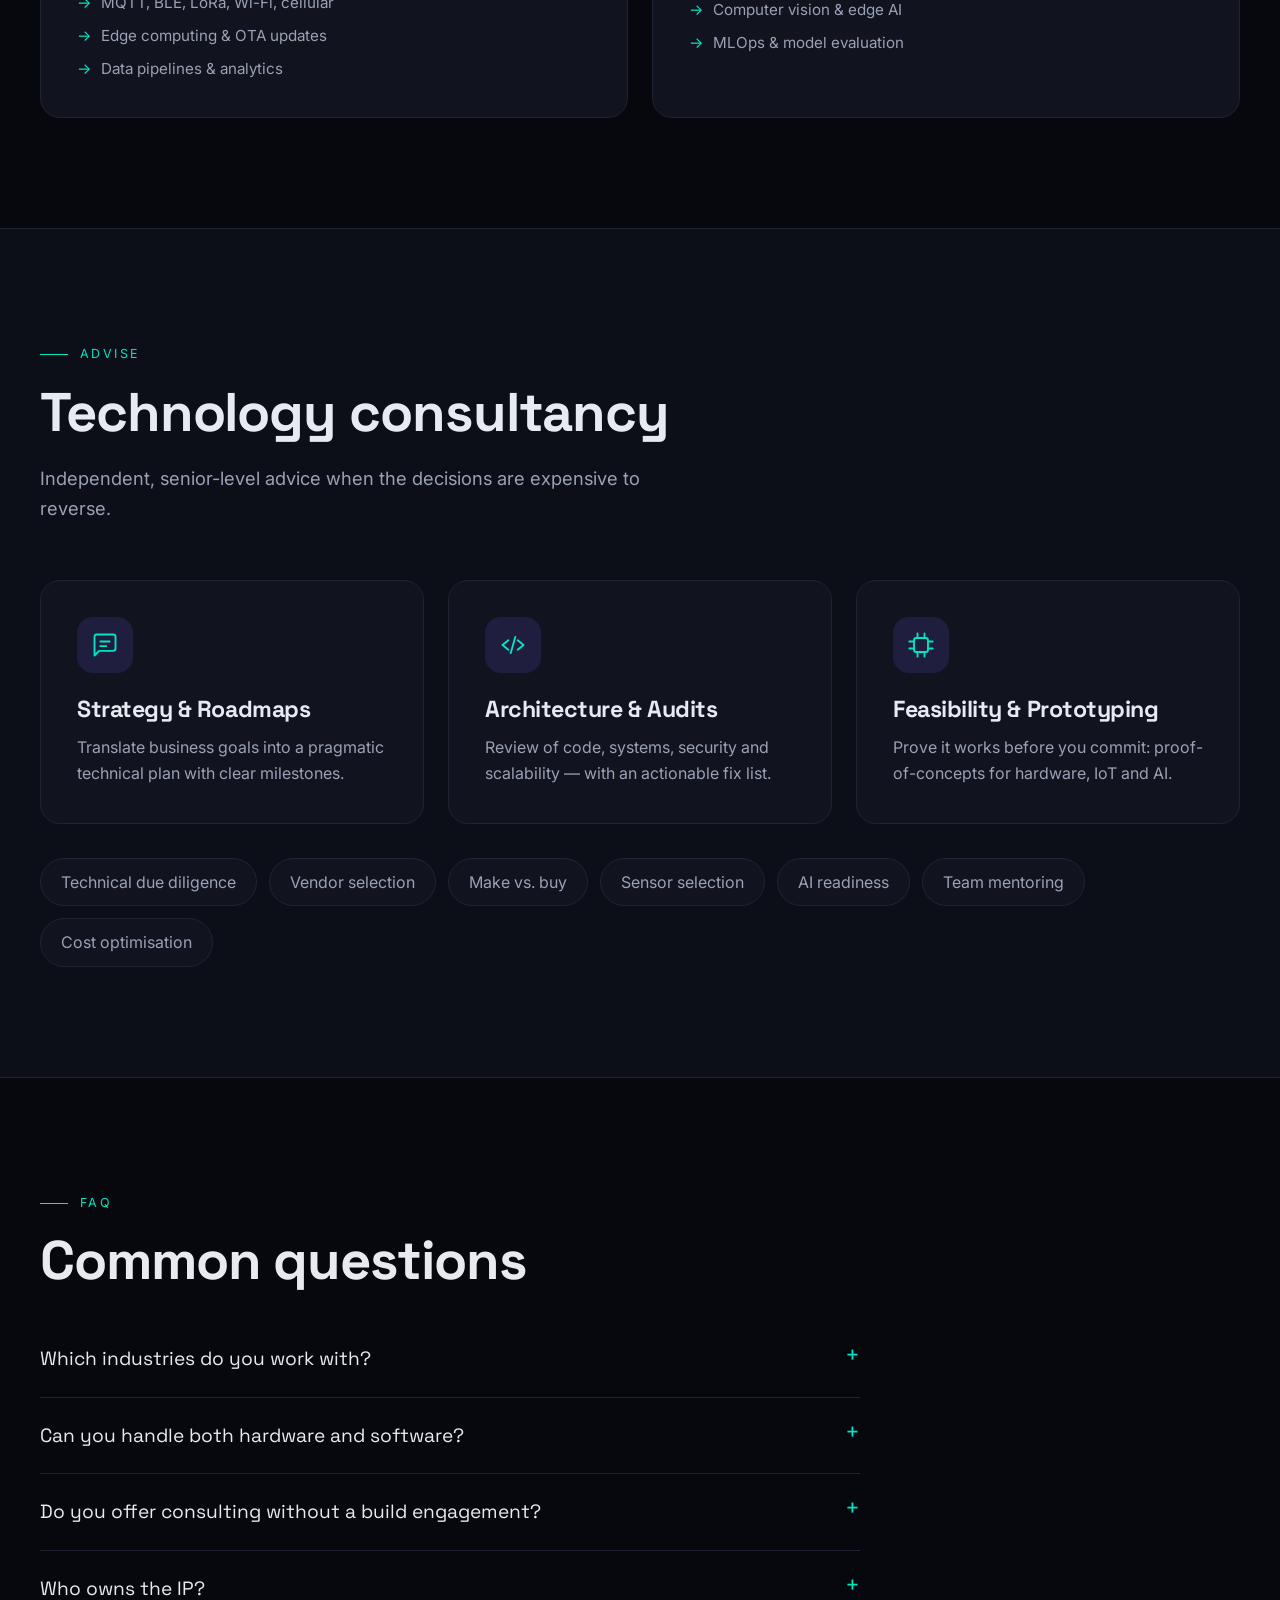
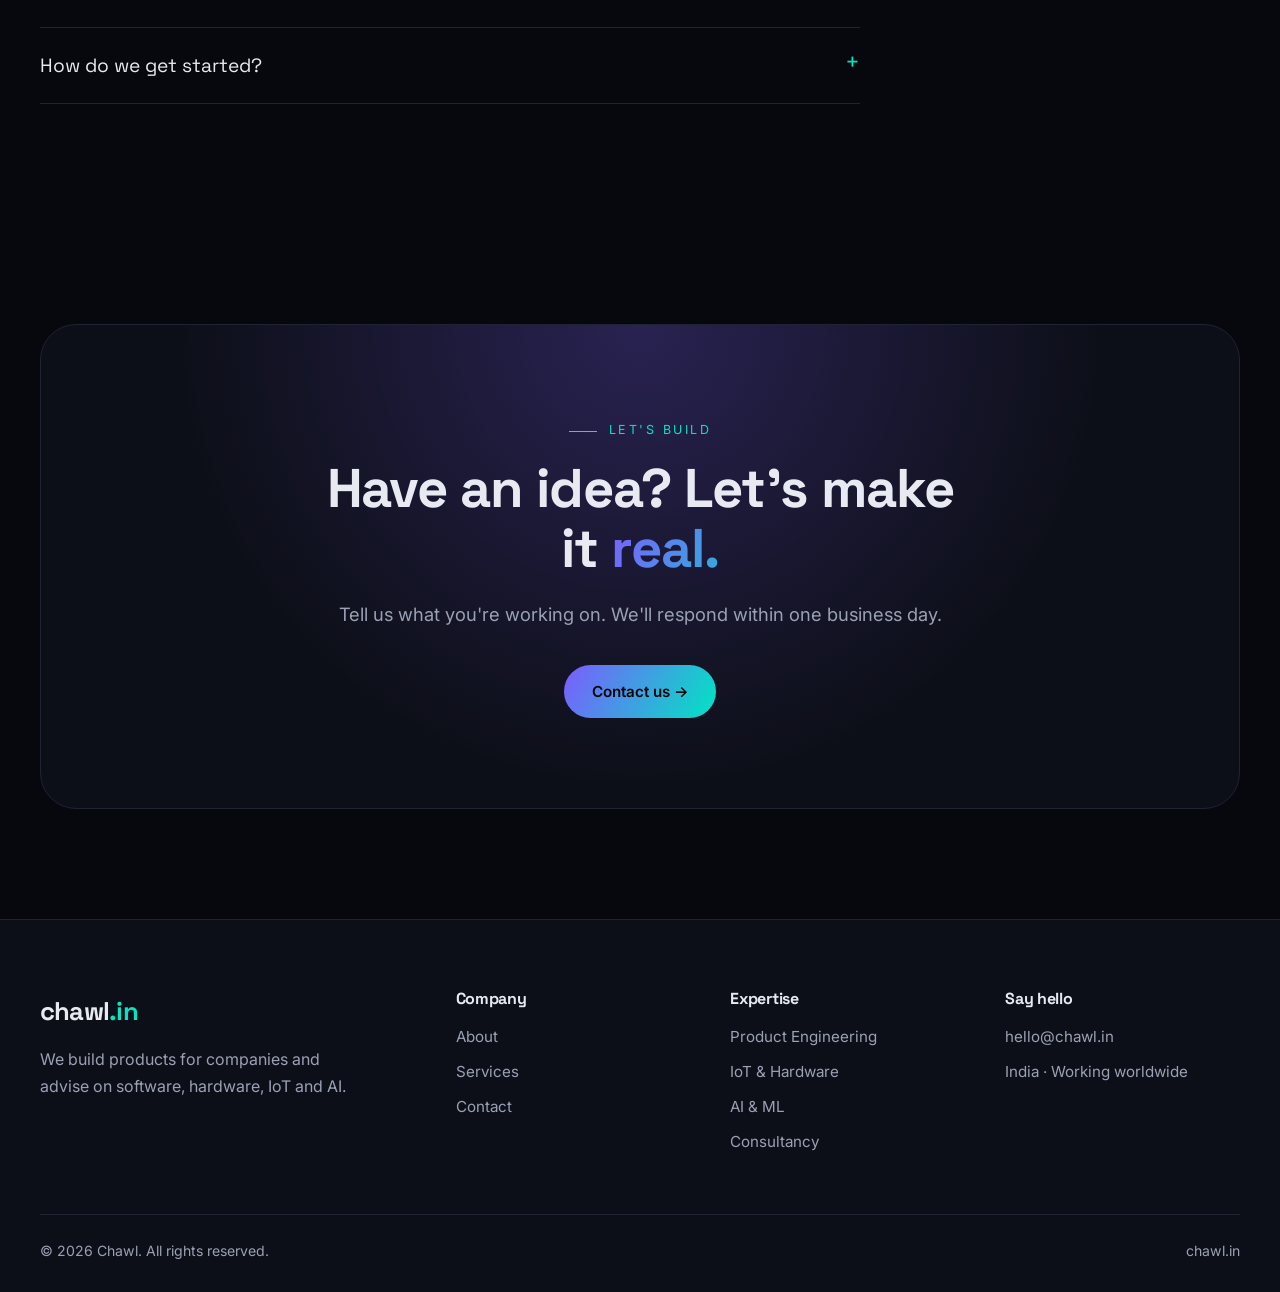
<file: services.html>
<!doctype html>
<html lang="en"><head>
<meta charset="utf-8"><meta name="viewport" content="width=device-width,initial-scale=1">
<title>Services — Product Development & Software, Hardware, IoT, AI Consulting | Chawl</title>
<meta name="description" content="Explore Chawl services: end-to-end product development, software engineering, hardware design, IoT solutions, AI/ML and technology consultancy.">
<link rel="canonical" href="https://chawl.in/services.html">
<meta name="theme-color" content="#07080d">
<meta name="robots" content="index,follow,max-image-preview:large">
<meta property="og:type" content="website"><meta property="og:site_name" content="Chawl">
<meta property="og:title" content="Services — Product Development & Software, Hardware, IoT, AI Consulting | Chawl"><meta property="og:description" content="Explore Chawl services: end-to-end product development, software engineering, hardware design, IoT solutions, AI/ML and technology consultancy.">
<meta property="og:url" content="https://chawl.in/services.html"><meta property="og:image" content="https://chawl.in/assets/og.svg">
<meta name="twitter:card" content="summary_large_image">
<link rel="icon" href="/assets/favicon.svg" type="image/svg+xml">
<link rel="preconnect" href="https://fonts.googleapis.com"><link rel="preconnect" href="https://fonts.gstatic.com" crossorigin>
<link href="https://fonts.googleapis.com/css2?family=Inter:wght@400;500;600&family=Space+Grotesk:wght@500;700&display=swap" rel="stylesheet">
<link rel="stylesheet" href="/assets/style.css">
<script type="application/ld+json">{"@context": "https://schema.org", "@type": "Organization", "name": "Chawl", "url": "https://chawl.in", "logo": "https://chawl.in/assets/favicon.svg", "email": "hello@chawl.in", "description": "Chawl builds products for companies and provides software, hardware, IoT and AI consultancy.", "knowsAbout": ["Software development", "Hardware engineering", "Internet of Things", "Artificial Intelligence", "Product engineering"]}</script><script type="application/ld+json">{"@context": "https://schema.org", "@type": "WebSite", "name": "Chawl", "url": "https://chawl.in"}</script><script type="application/ld+json">{"@context": "https://schema.org", "@type": "FAQPage", "mainEntity": [{"@type": "Question", "name": "Which industries do you work with?", "acceptedAnswer": {"@type": "Answer", "text": "We work with companies of all sizes \u2014 manufacturing, logistics, energy, agriculture, healthcare, retail and SaaS."}}, {"@type": "Question", "name": "Can you handle both hardware and software?", "acceptedAnswer": {"@type": "Answer", "text": "Yes. A single team designs the device, firmware, cloud and app."}}, {"@type": "Question", "name": "Do you offer consulting without a build engagement?", "acceptedAnswer": {"@type": "Answer", "text": "Yes. Many clients start with a consulting sprint or audit."}}, {"@type": "Question", "name": "Who owns the IP?", "acceptedAnswer": {"@type": "Answer", "text": "You do. All code, designs and documentation are transferred to you."}}]}</script><script type="application/ld+json">{"@context": "https://schema.org", "@type": "Service", "name": "Software Engineering", "provider": {"@type": "Organization", "name": "Chawl"}, "description": "Web apps, mobile apps, APIs and cloud-native platforms built to scale."}</script><script type="application/ld+json">{"@context": "https://schema.org", "@type": "Service", "name": "Hardware Design", "provider": {"@type": "Organization", "name": "Chawl"}, "description": "From schematic to certified product: electronics, PCBs and embedded firmware."}</script><script type="application/ld+json">{"@context": "https://schema.org", "@type": "Service", "name": "IoT Solutions", "provider": {"@type": "Organization", "name": "Chawl"}, "description": "Connected devices with secure connectivity, fleet management and live dashboards."}</script><script type="application/ld+json">{"@context": "https://schema.org", "@type": "Service", "name": "AI & Machine Learning", "provider": {"@type": "Organization", "name": "Chawl"}, "description": "Practical AI: LLM apps, computer vision, forecasting and automation."}</script>
</head><body>
<div id="bar"></div><div id="glow"></div>
<header><nav class="wrap"><a class="logo" href="/" aria-label="Chawl home">chawl<span>.in</span></a>
<button id="burger" aria-label="Menu">☰</button>
<div class="links"><a href="/">Home</a><a href="/about.html">About</a><a href="/services.html" class=on>Services</a><a href="/contact.html">Contact</a><a class="btn" href="/contact.html">Start a project</a></div></nav></header>
<main>

<section class="sub-hero"><div class="wrap"><span class="eyebrow rv">Services</span><h1 class="rv d1">Products &amp; consultancy across <span class="grad">software, hardware, IoT and AI</span></h1>
<p class="lead rv d2">One partner for the whole stack — so your app, your device and your intelligence work as one product.</p></div></section>
<section id="products" style="padding-top:40px"><div class="wrap"><span class="eyebrow rv">Build</span><h2 class="rv">Product development for companies</h2>
<p class="lead rv">We take full ownership of delivery, or embed with your team. You keep 100% of the IP.</p><div class="grid g2"><div class="card rv "><div class="ico"><svg viewBox="0 0 24 24"><path d="M8 8l-5 4 5 4M16 8l5 4-5 4M14 5l-4 14"/></svg></div><h3>Software Engineering</h3><p>Web apps, mobile apps, APIs and cloud-native platforms built to scale.</p><ul><li>React / Next.js, Node, Python</li><li>iOS, Android &amp; cross-platform</li><li>Cloud, DevOps &amp; CI/CD</li></ul></div><div class="card rv d1"><div class="ico"><svg viewBox="0 0 24 24"><rect x="6" y="6" width="12" height="12" rx="2"/><path d="M9 2v4M15 2v4M9 18v4M15 18v4M2 9h4M2 15h4M18 9h4M18 15h4"/></svg></div><h3>Hardware Design</h3><p>From schematic to certified product: electronics, PCBs and embedded firmware.</p><ul><li>PCB design &amp; prototyping</li><li>Embedded C/C++, RTOS</li><li>Design for manufacturing</li></ul></div><div class="card rv "><div class="ico"><svg viewBox="0 0 24 24"><circle cx="12" cy="12" r="2"/><path d="M7.8 7.8a6 6 0 000 8.4M16.2 7.8a6 6 0 010 8.4M4.9 4.9a10 10 0 000 14.2M19.1 4.9a10 10 0 010 14.2"/></svg></div><h3>IoT Solutions</h3><p>Connected devices with secure connectivity, fleet management and live dashboards.</p><ul><li>MQTT, BLE, LoRa, Wi-Fi, cellular</li><li>Edge computing &amp; OTA updates</li><li>Data pipelines &amp; analytics</li></ul></div><div class="card rv d1"><div class="ico"><svg viewBox="0 0 24 24"><path d="M12 3a4 4 0 00-4 4 4 4 0 00-3 6 4 4 0 003 6 4 4 0 008 0 4 4 0 003-6 4 4 0 00-3-6 4 4 0 00-4-4z"/><path d="M12 3v18M8 9h4M12 15h4"/></svg></div><h3>AI &amp; Machine Learning</h3><p>Practical AI: LLM apps, computer vision, forecasting and automation.</p><ul><li>LLM agents &amp; RAG systems</li><li>Computer vision &amp; edge AI</li><li>MLOps &amp; model evaluation</li></ul></div></div></div></section>
<section id="consulting" style="background:var(--bg2);border-block:1px solid var(--line)"><div class="wrap"><span class="eyebrow rv">Advise</span><h2 class="rv">Technology consultancy</h2>
<p class="lead rv">Independent, senior-level advice when the decisions are expensive to reverse.</p>
<div class="grid g3">
<div class="card rv"><div class="ico"><svg viewBox="0 0 24 24"><path d="M21 15a2 2 0 01-2 2H7l-4 4V5a2 2 0 012-2h14a2 2 0 012 2z"/><path d="M8 9h8M8 13h5"/></svg></div><h3>Strategy &amp; Roadmaps</h3><p>Translate business goals into a pragmatic technical plan with clear milestones.</p></div>
<div class="card rv d1"><div class="ico"><svg viewBox="0 0 24 24"><path d="M8 8l-5 4 5 4M16 8l5 4-5 4M14 5l-4 14"/></svg></div><h3>Architecture &amp; Audits</h3><p>Review of code, systems, security and scalability — with an actionable fix list.</p></div>
<div class="card rv d2"><div class="ico"><svg viewBox="0 0 24 24"><rect x="6" y="6" width="12" height="12" rx="2"/><path d="M9 2v4M15 2v4M9 18v4M15 18v4M2 9h4M2 15h4M18 9h4M18 15h4"/></svg></div><h3>Feasibility &amp; Prototyping</h3><p>Prove it works before you commit: proof-of-concepts for hardware, IoT and AI.</p></div>
</div>
<div class="tags rv"><span>Technical due diligence</span><span>Vendor selection</span><span>Make vs. buy</span><span>Sensor selection</span><span>AI readiness</span><span>Team mentoring</span><span>Cost optimisation</span></div></div></section>
<section><div class="wrap"><span class="eyebrow rv">FAQ</span><h2 class="rv">Common questions</h2><div style="margin-top:30px;max-width:820px">
<details class="rv"><summary>Which industries do you work with?</summary><p>We work with companies of all sizes — manufacturing, logistics, energy, agriculture, healthcare, retail and SaaS — wherever technology can create a product advantage.</p></details>
<details class="rv"><summary>Can you handle both hardware and software?</summary><p>Yes. That's our edge. A single team designs the device, firmware, cloud and app so everything fits together.</p></details>
<details class="rv"><summary>Do you offer consulting without a build engagement?</summary><p>Absolutely. Many clients start with a short consulting sprint or audit and decide afterwards whether we build.</p></details>
<details class="rv"><summary>Who owns the IP?</summary><p>You do. All code, designs and documentation are transferred to you.</p></details>
<details class="rv"><summary>How do we get started?</summary><p>Send us a note through the contact page. We'll set up a free discovery call within one business day.</p></details>
</div></div></section><section><div class="wrap"><div class="big-cta rv"><span class="eyebrow">Let's build</span><h2>Have an idea? Let's make it <span class="grad">real.</span></h2><p class="lead">Tell us what you're working on. We'll respond within one business day.</p><a class="btn" href="/contact.html">Contact us →</a></div></div></section>
</main>
<footer><div class="wrap"><div class="fgrid">
<div><a class="logo" href="/">chawl<span>.in</span></a><p style="color:var(--mut);margin-top:14px;max-width:320px">We build products for companies and advise on software, hardware, IoT and AI.</p></div>
<div><h4>Company</h4><ul><li><a href="/about.html">About</a></li><li><a href="/services.html">Services</a></li><li><a href="/contact.html">Contact</a></li></ul></div>
<div><h4>Expertise</h4><ul><li>Product Engineering</li><li>IoT &amp; Hardware</li><li>AI &amp; ML</li><li>Consultancy</li></ul></div>
<div><h4>Say hello</h4><ul><li><a href="mailto:hello@chawl.in">hello@chawl.in</a></li><li>India · Working worldwide</li></ul></div>
</div><div class="copy"><span>© <script>document.write(new Date().getFullYear())</script> Chawl. All rights reserved.</span><span>chawl.in</span></div></div></footer>
<script src="/assets/main.js" defer></script>
</body></html>
</file>
<file: assets/style.css>
:root{--bg:#07080d;--bg2:#0d0f18;--card:#11141f;--line:#1f2433;--tx:#e8eaf2;--mut:#9aa1b5;--a:#7c5cff;--b:#00e5c3;--c:#ff5c93;--grad:linear-gradient(120deg,var(--a),var(--b));--r:20px}
*{box-sizing:border-box;margin:0;padding:0}
html{scroll-behavior:smooth}
body{background:var(--bg);color:var(--tx);font:16px/1.65 'Inter',system-ui,sans-serif;overflow-x:hidden;-webkit-font-smoothing:antialiased}
h1,h2,h3,h4{font-family:'Space Grotesk','Inter',sans-serif;line-height:1.1;letter-spacing:-.02em}
a{color:inherit;text-decoration:none}
img,svg{max-width:100%}
.wrap{width:min(1200px,100% - 40px);margin-inline:auto}
section{padding:110px 0;position:relative}
.eyebrow{display:inline-block;font-size:.78rem;letter-spacing:.2em;text-transform:uppercase;color:var(--b);margin-bottom:18px}
.eyebrow::before{content:"";display:inline-block;width:28px;height:1px;background:var(--b);vertical-align:middle;margin-right:12px}
h2{font-size:clamp(2rem,4.5vw,3.4rem);margin-bottom:20px}
.lead{color:var(--mut);font-size:1.15rem;max-width:640px}
.grad{background:var(--grad);-webkit-background-clip:text;background-clip:text;color:transparent;background-size:200% auto;animation:shift 6s linear infinite}
@keyframes shift{to{background-position:200% center}}
/* cursor glow + progress */
#glow{position:fixed;width:520px;height:520px;border-radius:50%;pointer-events:none;z-index:0;background:radial-gradient(circle,rgba(124,92,255,.16),transparent 65%);transform:translate(-50%,-50%);left:50%;top:30%}
#bar{position:fixed;top:0;left:0;height:3px;width:0;background:var(--grad);z-index:200}
/* nav */
header{position:fixed;inset:0 0 auto 0;z-index:100;transition:.3s}
header.s{background:rgba(7,8,13,.78);backdrop-filter:blur(14px);border-bottom:1px solid var(--line)}
nav{display:flex;align-items:center;justify-content:space-between;height:78px}
.logo{font-family:'Space Grotesk';font-weight:700;font-size:1.6rem;letter-spacing:-.03em}
.logo span{color:var(--b)}
.links{display:flex;gap:34px;align-items:center}
.links a{font-size:.95rem;color:var(--mut);position:relative;transition:.2s}
.links a:hover,.links a.on{color:var(--tx)}
.links a:not(.btn)::after{content:"";position:absolute;left:0;bottom:-6px;height:2px;width:0;background:var(--grad);transition:.3s}
.links a:hover::after,.links a.on::after{width:100%}
.btn{display:inline-flex;align-items:center;gap:10px;padding:14px 28px;border-radius:99px;background:var(--grad);color:#05060a!important;font-weight:600;border:0;cursor:pointer;font-size:.95rem;transition:.3s;position:relative;overflow:hidden}
.btn:hover{transform:translateY(-3px);box-shadow:0 12px 36px -8px rgba(0,229,195,.55)}
.btn.ghost{background:transparent;color:var(--tx)!important;border:1px solid var(--line)}
.btn.ghost:hover{border-color:var(--b);box-shadow:none}
#burger{display:none;background:none;border:0;color:var(--tx);font-size:1.8rem;cursor:pointer}
/* hero */
.hero{min-height:100vh;display:flex;align-items:center;padding:140px 0 80px;overflow:hidden}
#net{position:absolute;inset:0;width:100%;height:100%;z-index:0}
.hero .wrap{position:relative;z-index:1}
.hero h1{font-size:clamp(2.8rem,8vw,6.4rem);max-width:15ch;margin-bottom:28px}
.hero .lead{margin-bottom:40px}
.cta{display:flex;gap:16px;flex-wrap:wrap}
.pill{display:inline-flex;gap:10px;align-items:center;padding:8px 18px;border:1px solid var(--line);border-radius:99px;font-size:.85rem;color:var(--mut);margin-bottom:28px;background:rgba(17,20,31,.6)}
.pill i{width:8px;height:8px;border-radius:50%;background:var(--b);box-shadow:0 0 0 0 var(--b);animation:pulse 2s infinite}
@keyframes pulse{70%{box-shadow:0 0 0 10px transparent}}
.scroll{position:absolute;bottom:30px;left:50%;width:24px;height:40px;border:2px solid var(--line);border-radius:14px;z-index:1}
.scroll::after{content:"";position:absolute;left:50%;top:7px;width:4px;height:8px;margin-left:-2px;border-radius:2px;background:var(--b);animation:wheel 1.6s infinite}
@keyframes wheel{to{transform:translateY(14px);opacity:0}}
.sub-hero{padding:190px 0 70px}
.sub-hero h1{font-size:clamp(2.4rem,6vw,4.6rem);max-width:18ch;margin-bottom:22px}
/* marquee */
.marq{border-block:1px solid var(--line);padding:26px 0;overflow:hidden;background:var(--bg2)}
.track{display:flex;gap:60px;width:max-content;animation:mq 30s linear infinite}
.track span{font-family:'Space Grotesk';font-size:1.6rem;color:var(--mut);white-space:nowrap}
.track span::after{content:"✦";margin-left:60px;color:var(--a)}
@keyframes mq{to{transform:translateX(-50%)}}
/* grids + cards */
.grid{display:grid;gap:24px;margin-top:56px}
.g2{grid-template-columns:repeat(2,1fr)}.g3{grid-template-columns:repeat(3,1fr)}.g4{grid-template-columns:repeat(4,1fr)}
.card{background:var(--card);border:1px solid var(--line);border-radius:var(--r);padding:36px;position:relative;overflow:hidden;transition:transform .25s,border-color .3s;transform-style:preserve-3d}
.card::before{content:"";position:absolute;inset:0;background:radial-gradient(400px circle at var(--mx,50%) var(--my,0),rgba(0,229,195,.12),transparent 45%);opacity:0;transition:.3s}
.card:hover{border-color:#34406b}.card:hover::before{opacity:1}
.card>*{position:relative}
.ico{width:56px;height:56px;border-radius:16px;display:grid;place-items:center;background:rgba(124,92,255,.14);color:var(--b);margin-bottom:24px}
.ico svg{width:28px;height:28px;stroke:currentColor;fill:none;stroke-width:1.6;stroke-linecap:round;stroke-linejoin:round}
.card h3{font-size:1.45rem;margin-bottom:12px}
.card p{color:var(--mut)}
.card ul{list-style:none;margin-top:18px;display:grid;gap:8px;color:var(--mut);font-size:.95rem}
.card li::before{content:"→";color:var(--b);margin-right:10px}
.num{font-family:'Space Grotesk';font-size:3.4rem;font-weight:700}
.stat p{color:var(--mut);font-size:.95rem}
.stats{background:var(--bg2);border-block:1px solid var(--line)}
/* steps */
.step{border-left:1px solid var(--line);padding:0 0 46px 38px;position:relative}
.step::before{content:"";position:absolute;left:-7px;top:6px;width:13px;height:13px;border-radius:50%;background:var(--grad);box-shadow:0 0 18px var(--b)}
.step b{font-family:'Space Grotesk';font-size:1.4rem;display:block;margin-bottom:6px}
.step p{color:var(--mut);max-width:520px}
.split{display:grid;grid-template-columns:1fr 1fr;gap:70px;align-items:center}
/* tags */
.tags{display:flex;flex-wrap:wrap;gap:12px;margin-top:34px}
.tags span{padding:10px 20px;border:1px solid var(--line);border-radius:99px;color:var(--mut);transition:.25s;background:var(--card)}
.tags span:hover{border-color:var(--a);color:var(--tx);transform:translateY(-3px)}
/* cta block */
.big-cta{text-align:center;background:radial-gradient(circle at 50% 0,rgba(124,92,255,.25),transparent 60%),var(--bg2);border:1px solid var(--line);border-radius:36px;padding:90px 30px}
.big-cta h2{max-width:18ch;margin-inline:auto}
.big-cta .lead{margin:0 auto 36px}
/* form */
form{display:grid;gap:18px}
.f{position:relative}
input,textarea,select{width:100%;background:var(--card);border:1px solid var(--line);border-radius:14px;padding:16px 18px;color:var(--tx);font:inherit;transition:.25s}
input:focus,textarea:focus,select:focus{outline:0;border-color:var(--b);box-shadow:0 0 0 4px rgba(0,229,195,.12)}
textarea{min-height:150px;resize:vertical}
.row{display:grid;grid-template-columns:1fr 1fr;gap:18px}
.hp{position:absolute;left:-9999px}
#fmsg{color:var(--b);min-height:1.5em}
.info a{color:var(--b)}
.info .card{padding:26px;margin-bottom:18px}
.info h3{font-size:1.1rem;margin-bottom:6px}
details{border-bottom:1px solid var(--line);padding:22px 0}
summary{cursor:pointer;font-family:'Space Grotesk';font-size:1.2rem;list-style:none;display:flex;justify-content:space-between}
summary::after{content:"+";color:var(--b);font-size:1.5rem;line-height:1}
details[open] summary::after{content:"–"}
details p{color:var(--mut);margin-top:12px;max-width:720px}
/* footer */
footer{border-top:1px solid var(--line);padding:70px 0 30px;background:var(--bg2);position:relative;z-index:1}
.fgrid{display:grid;grid-template-columns:1.6fr 1fr 1fr 1fr;gap:40px}
footer h4{margin-bottom:16px;font-size:1rem}
footer li{list-style:none;margin-bottom:10px;color:var(--mut);font-size:.95rem}
footer a:hover{color:var(--b)}
.copy{margin-top:50px;padding-top:24px;border-top:1px solid var(--line);color:var(--mut);font-size:.88rem;display:flex;justify-content:space-between;flex-wrap:wrap;gap:10px}
/* reveal */
.rv{opacity:0;transform:translateY(40px);transition:opacity .9s cubic-bezier(.2,.7,.2,1),transform .9s cubic-bezier(.2,.7,.2,1)}
.rv.in{opacity:1;transform:none}
.d1{transition-delay:.1s}.d2{transition-delay:.2s}.d3{transition-delay:.3s}
main,header,footer{position:relative;z-index:1}
@media(max-width:900px){
 .g3,.g4,.g2,.split,.fgrid,.row{grid-template-columns:1fr}
 .split{gap:40px}section{padding:80px 0}
 #burger{display:block}
 .links{position:fixed;inset:78px 0 auto 0;background:rgba(7,8,13,.97);flex-direction:column;padding:30px;gap:24px;transform:translateY(-130%);transition:.4s;border-bottom:1px solid var(--line)}
 .links.open{transform:none}
 .g4{grid-template-columns:1fr 1fr}
}
@media(prefers-reduced-motion:reduce){*{animation:none!important;transition:none!important}.rv{opacity:1;transform:none}}
</file>
